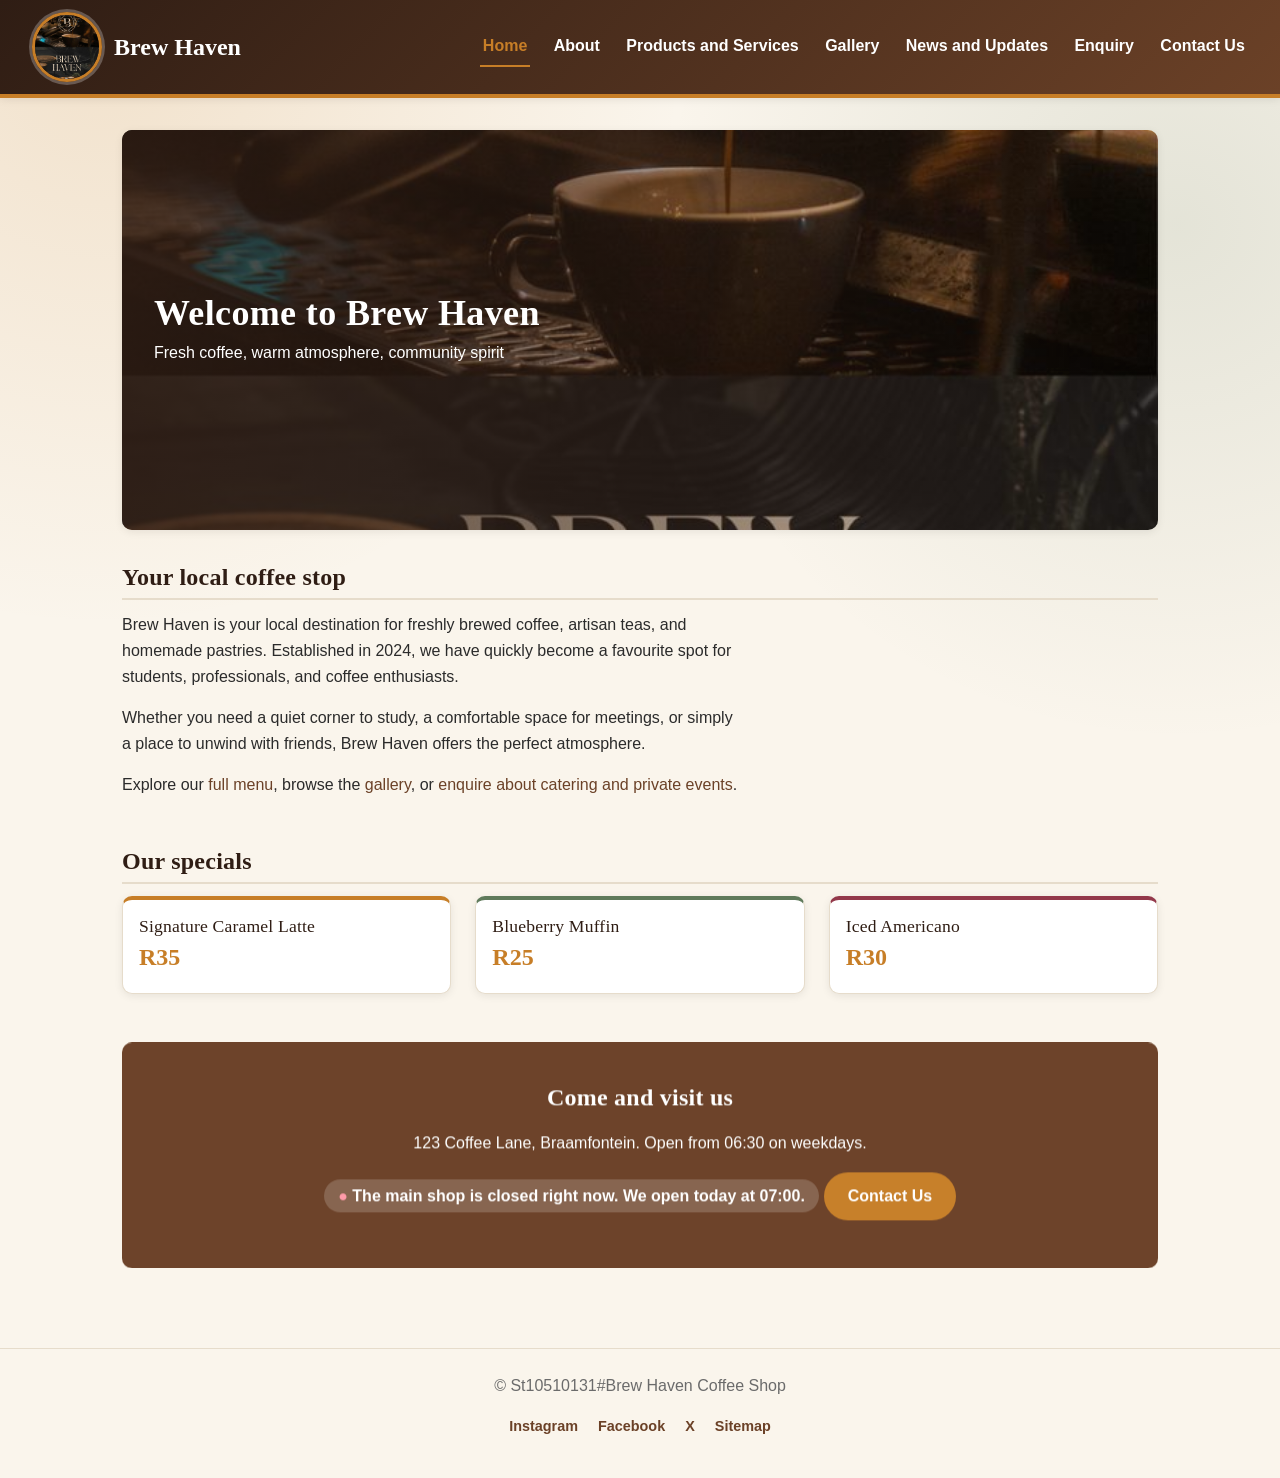
<file: index.html>
<!doctype html>
<html lang="en-ZA">
<head>
    <meta charset="utf-8">
    <title>Brew Haven Coffee Shop</title>
    <meta name="robots" content="noindex">
    <meta http-equiv="refresh" content="0; url=HomePage.html">
</head>
<body>
    <!-- Hosts such as GitHub Pages and Netlify open index.html first, so this sends visitors to the home page. -->
    <p><a href="HomePage.html">Go to the Brew Haven home page</a></p>
</body>
</html>
</file>
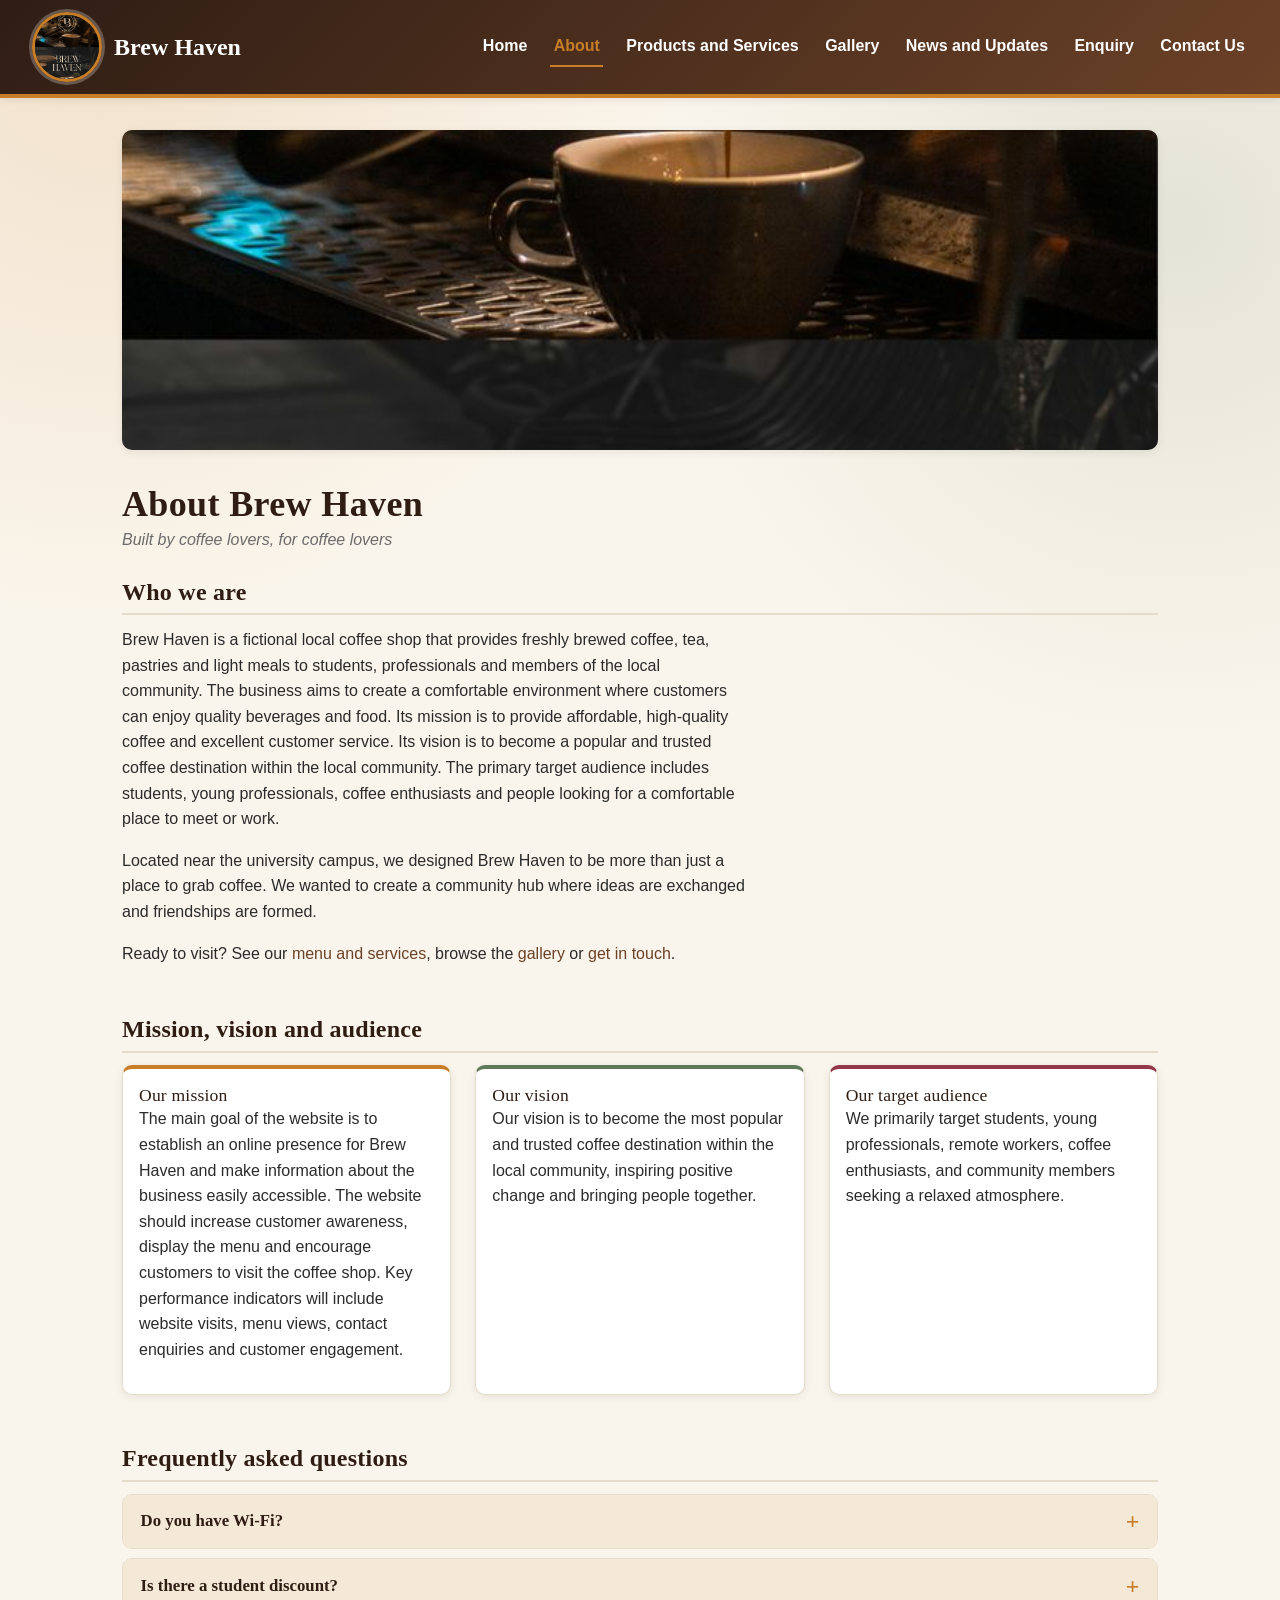
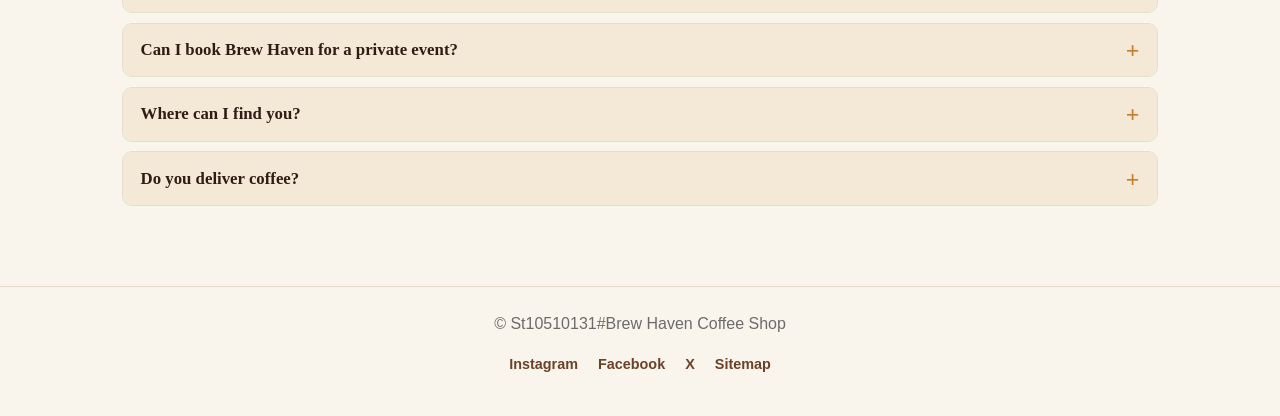
<file: about-us.html>
<!doctype html>
<html lang="en-ZA">
<head>
    <meta charset="utf-8">
    <meta name="viewport" content="width=device-width, initial-scale=1">
    <title>About Us | Brew Haven Coffee Shop Braamfontein</title>
    <meta name="description" content="Learn about Brew Haven's mission, vision and community spirit. A welcoming Braamfontein coffee shop for students, professionals and coffee lovers.">
    <meta name="keywords" content="coffee shop Braamfontein, coffee Johannesburg, student coffee shop, coffee catering Johannesburg, private event venue Braamfontein, coffee subscription South Africa, Brew Haven">
    <meta name="author" content="Brew Haven Coffee Shop">
    <meta name="robots" content="index, follow">
    <meta name="theme-color" content="#6b4127">
    <meta name="referrer" content="strict-origin-when-cross-origin">
    <meta property="og:type" content="website">
    <meta property="og:locale" content="en_ZA">
    <meta property="og:site_name" content="Brew Haven Coffee Shop">
    <meta property="og:title" content="About Us | Brew Haven Coffee Shop Braamfontein">
    <meta property="og:description" content="Learn about Brew Haven's mission, vision and community spirit. A welcoming Braamfontein coffee shop for students, professionals and coffee lovers.">
    <meta name="twitter:card" content="summary">
    <link rel="icon"
href="data:image/svg+xml,%3Csvg xmlns='http://www.w3.org/2000/svg' viewBox='0 0 100 100'%3E%3Ctext y='.9em' font-size='90'%3E☕%3C/text%3E%3C/svg%3E">
    <link rel="stylesheet" href="css/style.css">
    <script src="js/script.js" defer></script>
</head>
<body>
    <a class="skip-link" href="#main">Skip to main content</a>
    <header class="site-header">
        <div class="brand">
            <img class="logo" src="Images/brew-haven-coffee-shop-interior.jpg" alt="Brew Haven logo">
            <span class="brand-name">Brew Haven</span>
        </div>
        <nav class="site-nav" aria-label="Main navigation">
            <a href="HomePage.html">Home</a>
            <a href="about-us.html" class="active" aria-current="page">About</a>
            <a href="products-services.html">Products and Services</a>
            <a href="gallery.html">Gallery</a>
            <a href="news-updates.html">News and Updates</a>
            <a href="enquiry.html">Enquiry</a>
            <a href="contact-us.html">Contact Us</a>
        </nav>
    </header>

    <main class="site-main" id="main">
        <div class="hero">
            <img src="Images/brew-haven-coffee-shop-interior.jpg" alt="Inside Brew Haven coffee shop in Braamfontein, Johannesburg">
        </div>

        <h1 class="page-title">About Brew Haven</h1>
        <p class="tagline">Built by coffee lovers, for coffee lovers</p>

        <section>
            <h2>Who we are</h2>
            <p>Brew Haven is a fictional local coffee shop that provides freshly brewed coffee, tea, pastries and light meals to students, professionals and members of the local community. The business aims to create a comfortable environment where customers can enjoy quality beverages and food. Its mission is to provide affordable, high-quality coffee and excellent customer service. Its vision is to become a popular and trusted coffee destination within the local community. The primary target audience includes students, young professionals, coffee enthusiasts and people looking for a comfortable place to meet or work.</p>
            <p>Located near the university campus, we designed Brew Haven to be more than just a place to grab coffee. We wanted to create a community hub where ideas are exchanged and friendships are formed.</p>
            <p>Ready to visit? See our <a href="products-services.html">menu and services</a>, browse the <a href="gallery.html">gallery</a> or <a href="contact-us.html">get in touch</a>.</p>
        </section>

        <section>
            <h2>Mission, vision and audience</h2>
            <div class="card-grid">
                <div class="card">
                    <h3>Our mission</h3>
                    <p>The main goal of the website is to establish an online presence for Brew Haven and make information about the business easily accessible. The website should increase customer awareness, display the menu and encourage customers to visit the coffee shop. Key performance indicators will include website visits, menu views, contact enquiries and customer engagement.</p>
                </div>
                <div class="card">
                    <h3>Our vision</h3>
                    <p>Our vision is to become the most popular and trusted coffee destination within the local community, inspiring positive change and bringing people together.</p>
                </div>
                <div class="card">
                    <h3>Our target audience</h3>
                    <p>We primarily target students, young professionals, remote workers, coffee enthusiasts, and community members seeking a relaxed atmosphere.</p>
                </div>
            </div>
        </section>

        <section>
            <h2>Frequently asked questions</h2>
            <div class="accordion">
                <div class="accordion-item">
                    <h3><button type="button" class="accordion-trigger" id="faq-btn-1" aria-expanded="false" aria-controls="faq-1">Do you have Wi-Fi?</button></h3>
                    <div class="accordion-panel" id="faq-1" role="region" aria-labelledby="faq-btn-1" hidden><p>Yes. Free Wi-Fi is available at the main shop, and during exam season we stay open from 6:00 AM to 11:00 PM.</p></div>
                </div>
                <div class="accordion-item">
                    <h3><button type="button" class="accordion-trigger" id="faq-btn-2" aria-expanded="false" aria-controls="faq-2">Is there a student discount?</button></h3>
                    <div class="accordion-panel" id="faq-2" role="region" aria-labelledby="faq-btn-2" hidden><p>Yes. Students get 10% off all beverages with a valid student card.</p></div>
                </div>
                <div class="accordion-item">
                    <h3><button type="button" class="accordion-trigger" id="faq-btn-3" aria-expanded="false" aria-controls="faq-3">Can I book Brew Haven for a private event?</button></h3>
                    <div class="accordion-panel" id="faq-3" role="region" aria-labelledby="faq-btn-3" hidden><p>Yes. You can rent our space after hours for up to 40 people. Send us details on the <a href="enquiry.html">enquiry page</a> for an instant estimate.</p></div>
                </div>
                <div class="accordion-item">
                    <h3><button type="button" class="accordion-trigger" id="faq-btn-4" aria-expanded="false" aria-controls="faq-4">Where can I find you?</button></h3>
                    <div class="accordion-panel" id="faq-4" role="region" aria-labelledby="faq-btn-4" hidden><p>Our main shop is at 123 Coffee Lane, Braamfontein. Our campus kiosk is at Shop 12, University Square, 45 Jorissen Street, Braamfontein.</p></div>
                </div>
                <div class="accordion-item">
                    <h3><button type="button" class="accordion-trigger" id="faq-btn-5" aria-expanded="false" aria-controls="faq-5">Do you deliver coffee?</button></h3>
                    <div class="accordion-panel" id="faq-5" role="region" aria-labelledby="faq-btn-5" hidden><p>We offer monthly coffee subscriptions with fresh beans delivered to your door.</p></div>
                </div>
            </div>
        </section>

    </main>

    <footer class="site-footer">
        <p>&copy; St10510131#Brew Haven Coffee Shop</p>
        <p class="footer-links">
            <a href="https://www.instagram.com/" target="_blank" rel="noopener noreferrer">Instagram</a>
            <a href="https://www.facebook.com/" target="_blank" rel="noopener noreferrer">Facebook</a>
            <a href="https://x.com/" target="_blank" rel="noopener noreferrer">X</a>
            <a href="sitemap.xml">Sitemap</a>
        </p>
    </footer>
</body>
</html>
</file>
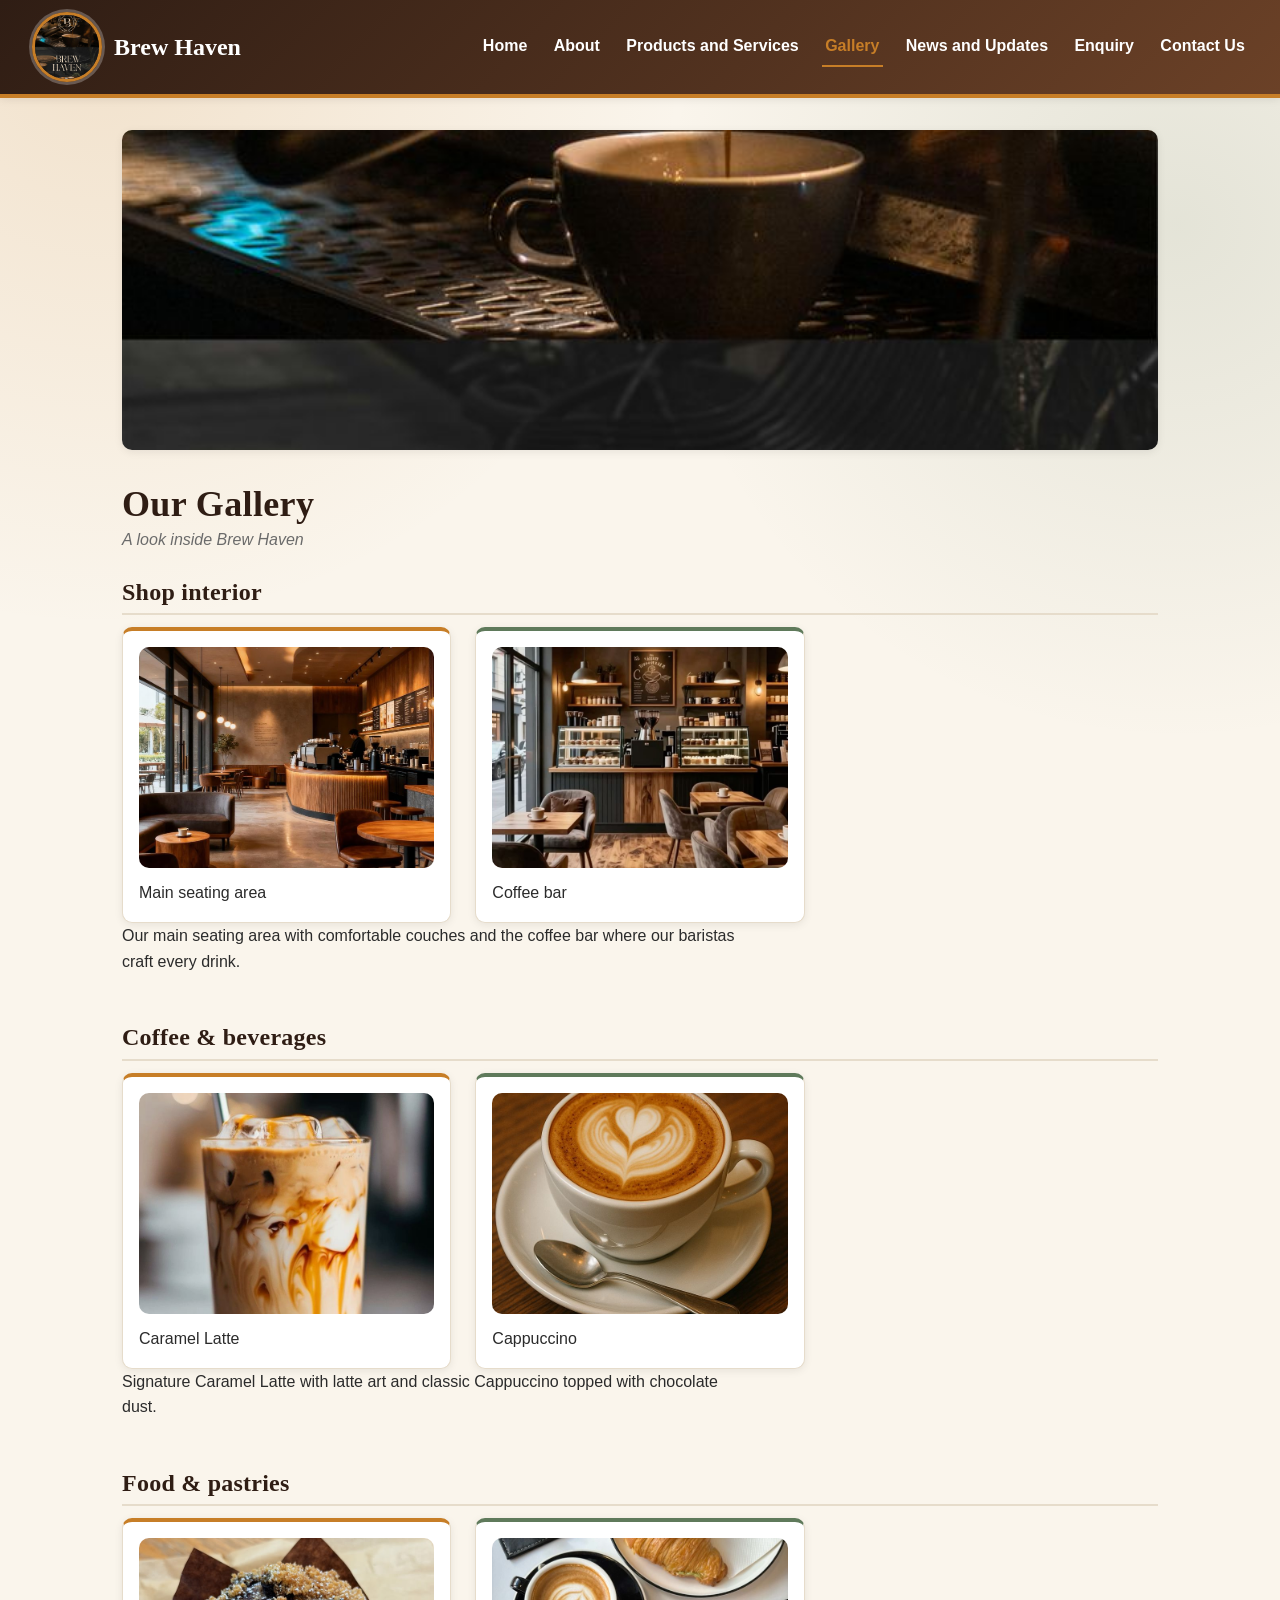
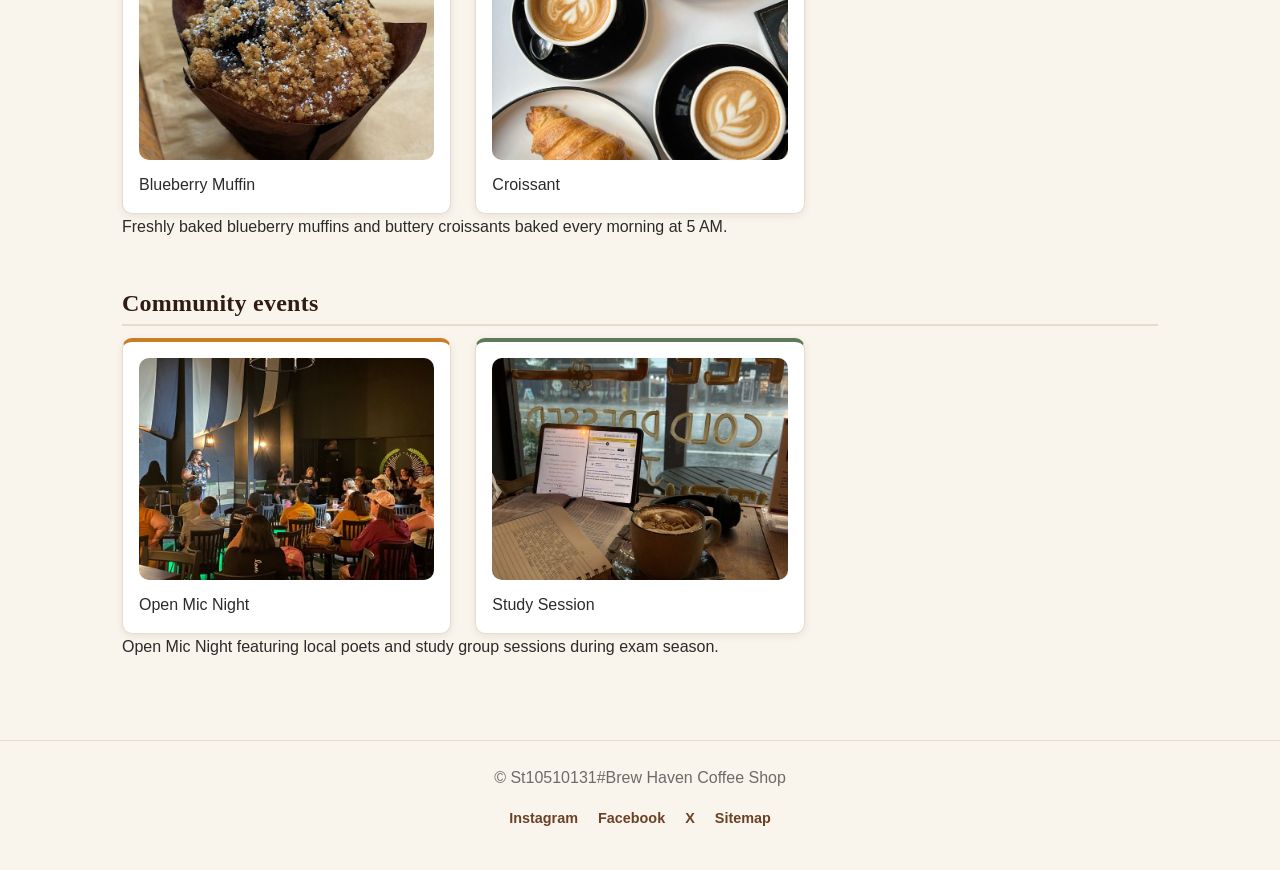
<file: gallery.html>
<!doctype html>
<html lang="en-ZA">
<head>
    <meta charset="utf-8">
    <meta name="viewport" content="width=device-width, initial-scale=1">
    <title>Gallery | Brew Haven Coffee Shop Braamfontein</title>
    <meta name="description" content="See inside Brew Haven: our cosy seating area, coffee bar, latte art, fresh pastries and community events like open mic night.">
    <meta name="keywords" content="coffee shop Braamfontein, coffee Johannesburg, student coffee shop, coffee catering Johannesburg, private event venue Braamfontein, coffee subscription South Africa, Brew Haven">
    <meta name="author" content="Brew Haven Coffee Shop">
    <meta name="robots" content="index, follow">
    <meta name="theme-color" content="#6b4127">
    <meta name="referrer" content="strict-origin-when-cross-origin">
    <meta property="og:type" content="website">
    <meta property="og:locale" content="en_ZA">
    <meta property="og:site_name" content="Brew Haven Coffee Shop">
    <meta property="og:title" content="Gallery | Brew Haven Coffee Shop Braamfontein">
    <meta property="og:description" content="See inside Brew Haven: our cosy seating area, coffee bar, latte art, fresh pastries and community events like open mic night.">
    <meta name="twitter:card" content="summary">
    <link rel="icon"
href="data:image/svg+xml,%3Csvg xmlns='http://www.w3.org/2000/svg' viewBox='0 0 100 100'%3E%3Ctext y='.9em' font-size='90'%3E☕%3C/text%3E%3C/svg%3E">
    <link rel="stylesheet" href="css/style.css">
    <script src="js/script.js" defer></script>
</head>
<body>
    <a class="skip-link" href="#main">Skip to main content</a>
    <header class="site-header">
        <div class="brand">
            <img class="logo" src="Images/brew-haven-coffee-shop-interior.jpg" alt="Brew Haven logo">
            <span class="brand-name">Brew Haven</span>
        </div>
        <nav class="site-nav" aria-label="Main navigation">
            <a href="HomePage.html">Home</a>
            <a href="about-us.html">About</a>
            <a href="products-services.html">Products and Services</a>
            <a href="gallery.html" class="active" aria-current="page">Gallery</a>
            <a href="news-updates.html">News and Updates</a>
            <a href="enquiry.html">Enquiry</a>
            <a href="contact-us.html">Contact Us</a>
        </nav>
    </header>

    <main class="site-main" id="main">
        <div class="hero">
            <img src="Images/brew-haven-coffee-shop-interior.jpg" alt="Inside Brew Haven coffee shop in Braamfontein, Johannesburg">
        </div>

        <h1 class="page-title">Our Gallery</h1>
        <p class="tagline">A look inside Brew Haven</p>

        <section>
            <h2>Shop interior</h2>
            <div class="gallery-grid">
                <figure class="card">
                    <img loading="lazy" decoding="async" src="Images/main-seating-area.jpg" alt="Comfortable couches and tables in the main seating area at Brew Haven">
                    <figcaption>Main seating area</figcaption>
                </figure>
                <figure class="card">
                    <img loading="lazy" decoding="async" src="Images/coffee-bar-baristas.jpg" alt="Baristas preparing drinks at the Brew Haven coffee bar">
                    <figcaption>Coffee bar</figcaption>
                </figure>
            </div>
            <p>Our main seating area with comfortable couches and the coffee bar where our baristas craft every drink.</p>
        </section>

        <section>
            <h2>Coffee &amp; beverages</h2>
            <div class="gallery-grid">
                <figure class="card">
                    <img loading="lazy" decoding="async" src="Images/caramel-latte.jpg" alt="Caramel latte with latte art in a cup">
                    <figcaption>Caramel Latte</figcaption>
                </figure>
                <figure class="card">
                    <img loading="lazy" decoding="async" src="Images/cappuccino-chocolate-dust.jpg" alt="Cappuccino topped with chocolate dust">
                    <figcaption>Cappuccino</figcaption>
                </figure>
            </div>
            <p>Signature Caramel Latte with latte art and classic Cappuccino topped with chocolate dust.</p>
        </section>

        <section>
            <h2>Food &amp; pastries</h2>
            <div class="gallery-grid">
                <figure class="card">
                    <img loading="lazy" decoding="async" src="Images/blueberry-muffin.jpg" alt="Freshly baked blueberry muffin">
                    <figcaption>Blueberry Muffin</figcaption>
                </figure>
                <figure class="card">
                    <img loading="lazy" decoding="async" src="Images/butter-croissant.jpg" alt="Buttery croissant baked fresh every morning">
                    <figcaption>Croissant</figcaption>
                </figure>
            </div>
            <p>Freshly baked blueberry muffins and buttery croissants baked every morning at 5 AM.</p>
        </section>

        <section>
            <h2>Community events</h2>
            <div class="gallery-grid">
                <figure class="card">
                    <img loading="lazy" decoding="async" src="Images/open-mic-night.jpg" alt="Local poets performing at open mic night at Brew Haven">
                    <figcaption>Open Mic Night</figcaption>
                </figure>
                <figure class="card">
                    <img loading="lazy" decoding="async" src="Images/study-session.jpg" alt="Students studying together at Brew Haven during exam season">
                    <figcaption>Study Session</figcaption>
                </figure>
            </div>
            <p>Open Mic Night featuring local poets and study group sessions during exam season.</p>
        </section>

    </main>

    <footer class="site-footer">
        <p>&copy; St10510131#Brew Haven Coffee Shop</p>
        <p class="footer-links">
            <a href="https://www.instagram.com/" target="_blank" rel="noopener noreferrer">Instagram</a>
            <a href="https://www.facebook.com/" target="_blank" rel="noopener noreferrer">Facebook</a>
            <a href="https://x.com/" target="_blank" rel="noopener noreferrer">X</a>
            <a href="sitemap.xml">Sitemap</a>
        </p>
    </footer>
</body>
</html>
</file>
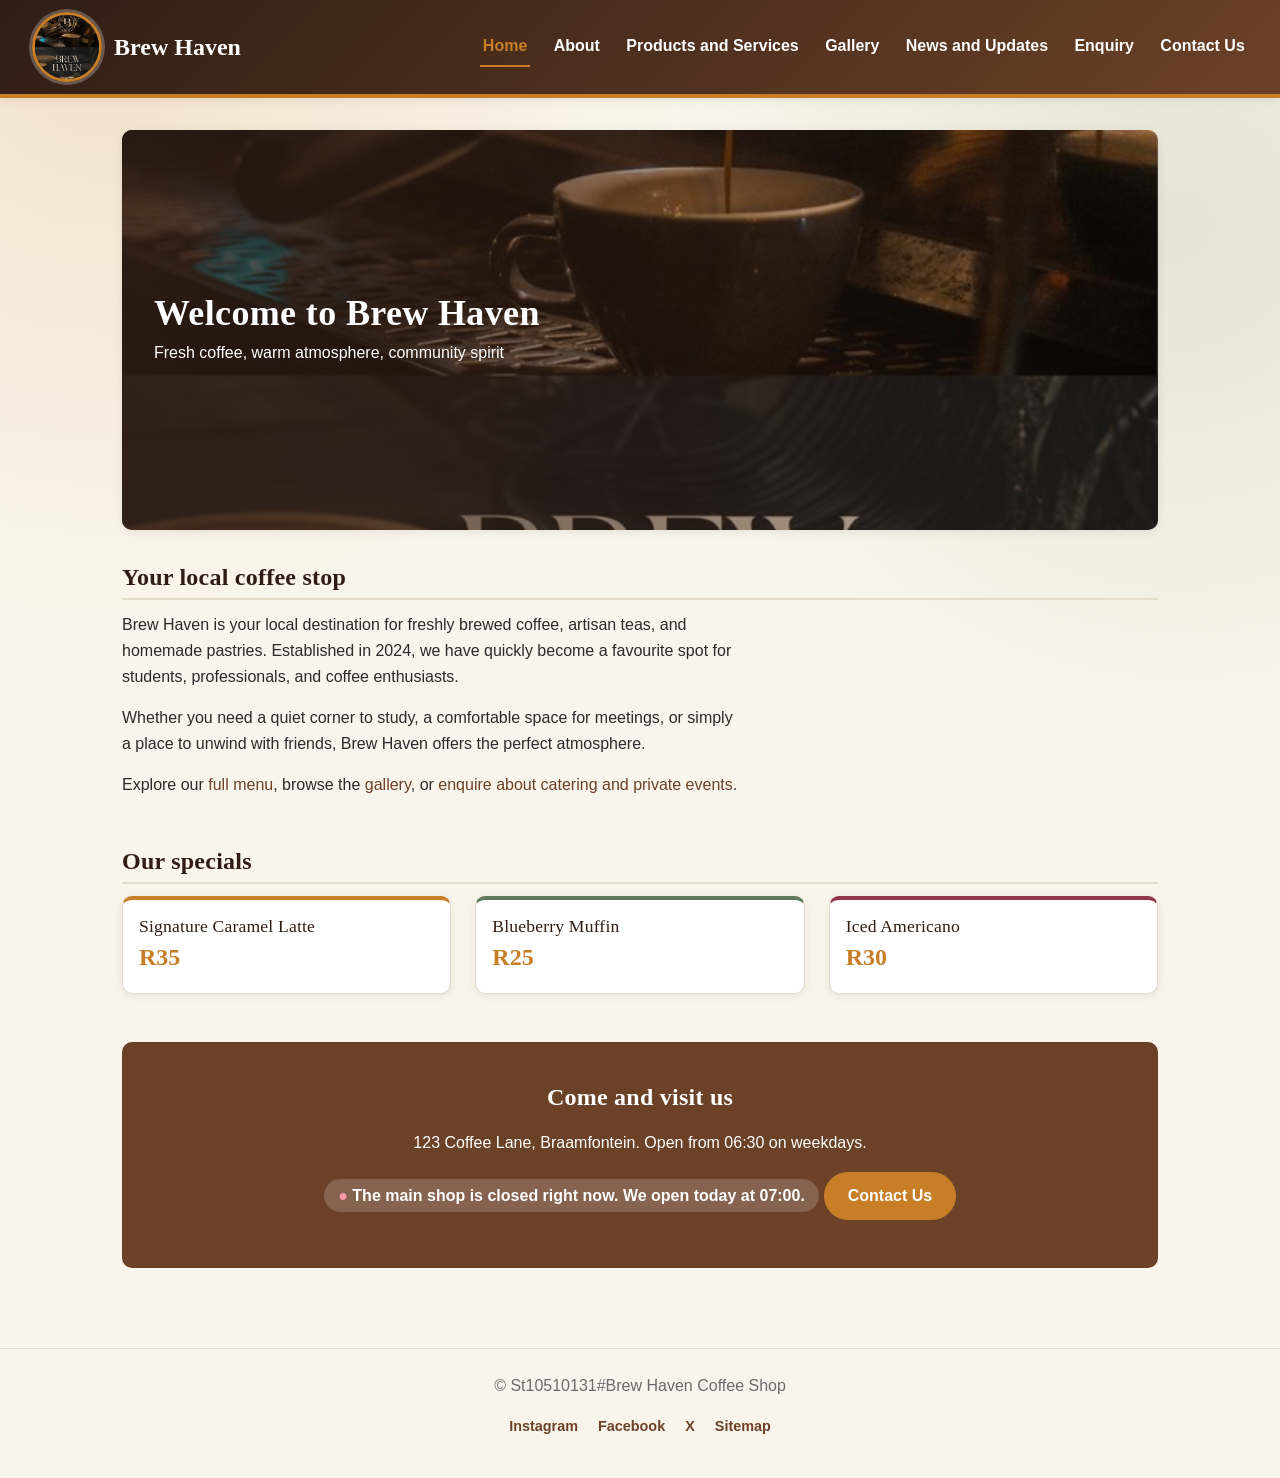
<file: HomePage.html>
<!doctype html>
<html lang="en-ZA">
<head>
    <meta charset="utf-8">
    <meta name="viewport" content="width=device-width, initial-scale=1">
    <title>Brew Haven Coffee Shop | Fresh Coffee in Braamfontein</title>
    <meta name="description" content="Brew Haven is a Braamfontein coffee shop serving freshly brewed coffee, tea, pastries and light meals near the university campus. Visit us today.">
    <meta name="keywords" content="coffee shop Braamfontein, coffee Johannesburg, student coffee shop, coffee catering Johannesburg, private event venue Braamfontein, coffee subscription South Africa, Brew Haven">
    <meta name="author" content="Brew Haven Coffee Shop">
    <meta name="robots" content="index, follow">
    <meta name="theme-color" content="#6b4127">
    <meta name="referrer" content="strict-origin-when-cross-origin">
    <meta property="og:type" content="website">
    <meta property="og:locale" content="en_ZA">
    <meta property="og:site_name" content="Brew Haven Coffee Shop">
    <meta property="og:title" content="Brew Haven Coffee Shop | Fresh Coffee in Braamfontein">
    <meta property="og:description" content="Brew Haven is a Braamfontein coffee shop serving freshly brewed coffee, tea, pastries and light meals near the university campus. Visit us today.">
    <meta name="twitter:card" content="summary">
    <link rel="icon"
href="data:image/svg+xml,%3Csvg xmlns='http://www.w3.org/2000/svg' viewBox='0 0 100 100'%3E%3Ctext y='.9em' font-size='90'%3E☕%3C/text%3E%3C/svg%3E">
    <link rel="stylesheet" href="css/style.css">
    <script type="application/ld+json">
    {
      "@context": "https://schema.org",
      "@type": "CafeOrCoffeeShop",
      "name": "Brew Haven Coffee Shop",
      "description": "Local coffee shop serving freshly brewed coffee, tea, pastries and light meals near the university campus in Braamfontein.",
      "telephone": "+27111234567",
      "email": "rendzorikhotso16@gmail.com",
      "priceRange": "R20-R50",
      "servesCuisine": "Coffee, tea, pastries and light meals",
      "address": {
        "@type": "PostalAddress",
        "streetAddress": "123 Coffee Lane",
        "addressLocality": "Braamfontein",
        "addressRegion": "Gauteng",
        "postalCode": "2000",
        "addressCountry": "ZA"
      },
      "openingHoursSpecification": [
        { "@type": "OpeningHoursSpecification", "dayOfWeek": ["Monday", "Tuesday", "Wednesday", "Thursday", "Friday"], "opens": "06:30", "closes": "20:00" },
        { "@type": "OpeningHoursSpecification", "dayOfWeek": "Saturday", "opens": "07:00", "closes": "21:00" },
        { "@type": "OpeningHoursSpecification", "dayOfWeek": "Sunday", "opens": "08:00", "closes": "18:00" }
      ]
    }
    </script>
    <script src="js/script.js" defer></script>
</head>
<body>
    <a class="skip-link" href="#main">Skip to main content</a>
    <header class="site-header">
        <div class="brand">
            <img class="logo" src="Images/brew-haven-coffee-shop-interior.jpg" alt="Brew Haven logo">
            <span class="brand-name">Brew Haven</span>
        </div>
        <nav class="site-nav" aria-label="Main navigation">
            <a href="HomePage.html" class="active" aria-current="page">Home</a>
            <a href="about-us.html">About</a>
            <a href="products-services.html">Products and Services</a>
            <a href="gallery.html">Gallery</a>
            <a href="news-updates.html">News and Updates</a>
            <a href="enquiry.html">Enquiry</a>
            <a href="contact-us.html">Contact Us</a>
        </nav>
    </header>

    <main class="site-main" id="main">
        <div class="hero hero--home">
            <img fetchpriority="high" src="Images/brew-haven-coffee-shop-interior.jpg" alt="Inside Brew Haven coffee shop in Braamfontein, Johannesburg">
            <div class="hero-text">
                <h1>Welcome to Brew Haven</h1>
                <p>Fresh coffee, warm atmosphere, community spirit</p>
            </div>
        </div>

        <section>
            <h2>Your local coffee stop</h2>
            <p>Brew Haven is your local destination for freshly brewed coffee, artisan teas, and homemade pastries. Established in 2024, we have quickly become a favourite spot for students, professionals, and coffee enthusiasts.</p>
            <p>Whether you need a quiet corner to study, a comfortable space for meetings, or simply a place to unwind with friends, Brew Haven offers the perfect atmosphere.</p>
            <p>Explore our <a href="products-services.html">full menu</a>, browse the <a href="gallery.html">gallery</a>, or <a href="enquiry.html">enquire about catering and private events</a>.</p>
        </section>

        <section>
            <h2>Our specials</h2>
            <div class="card-grid">
                <div class="card">
                    <h3>Signature Caramel Latte</h3>
                    <span class="price">R35</span>
                </div>
                <div class="card">
                    <h3>Blueberry Muffin</h3>
                    <span class="price">R25</span>
                </div>
                <div class="card">
                    <h3>Iced Americano</h3>
                    <span class="price">R30</span>
                </div>
            </div>
        </section>

        <section class="cta-section">
            <h2>Come and visit us</h2>
            <p>123 Coffee Lane, Braamfontein. Open from 06:30 on weekdays.</p>
            <p id="open-status" class="open-status" aria-live="polite"></p>
            <a class="btn" href="contact-us.html">Contact Us</a>
        </section>

    </main>

    <footer class="site-footer">
        <p>&copy; St10510131#Brew Haven Coffee Shop</p>
        <p class="footer-links">
            <a href="https://www.instagram.com/" target="_blank" rel="noopener noreferrer">Instagram</a>
            <a href="https://www.facebook.com/" target="_blank" rel="noopener noreferrer">Facebook</a>
            <a href="https://x.com/" target="_blank" rel="noopener noreferrer">X</a>
            <a href="sitemap.xml">Sitemap</a>
        </p>
    </footer>
</body>
</html>
</file>
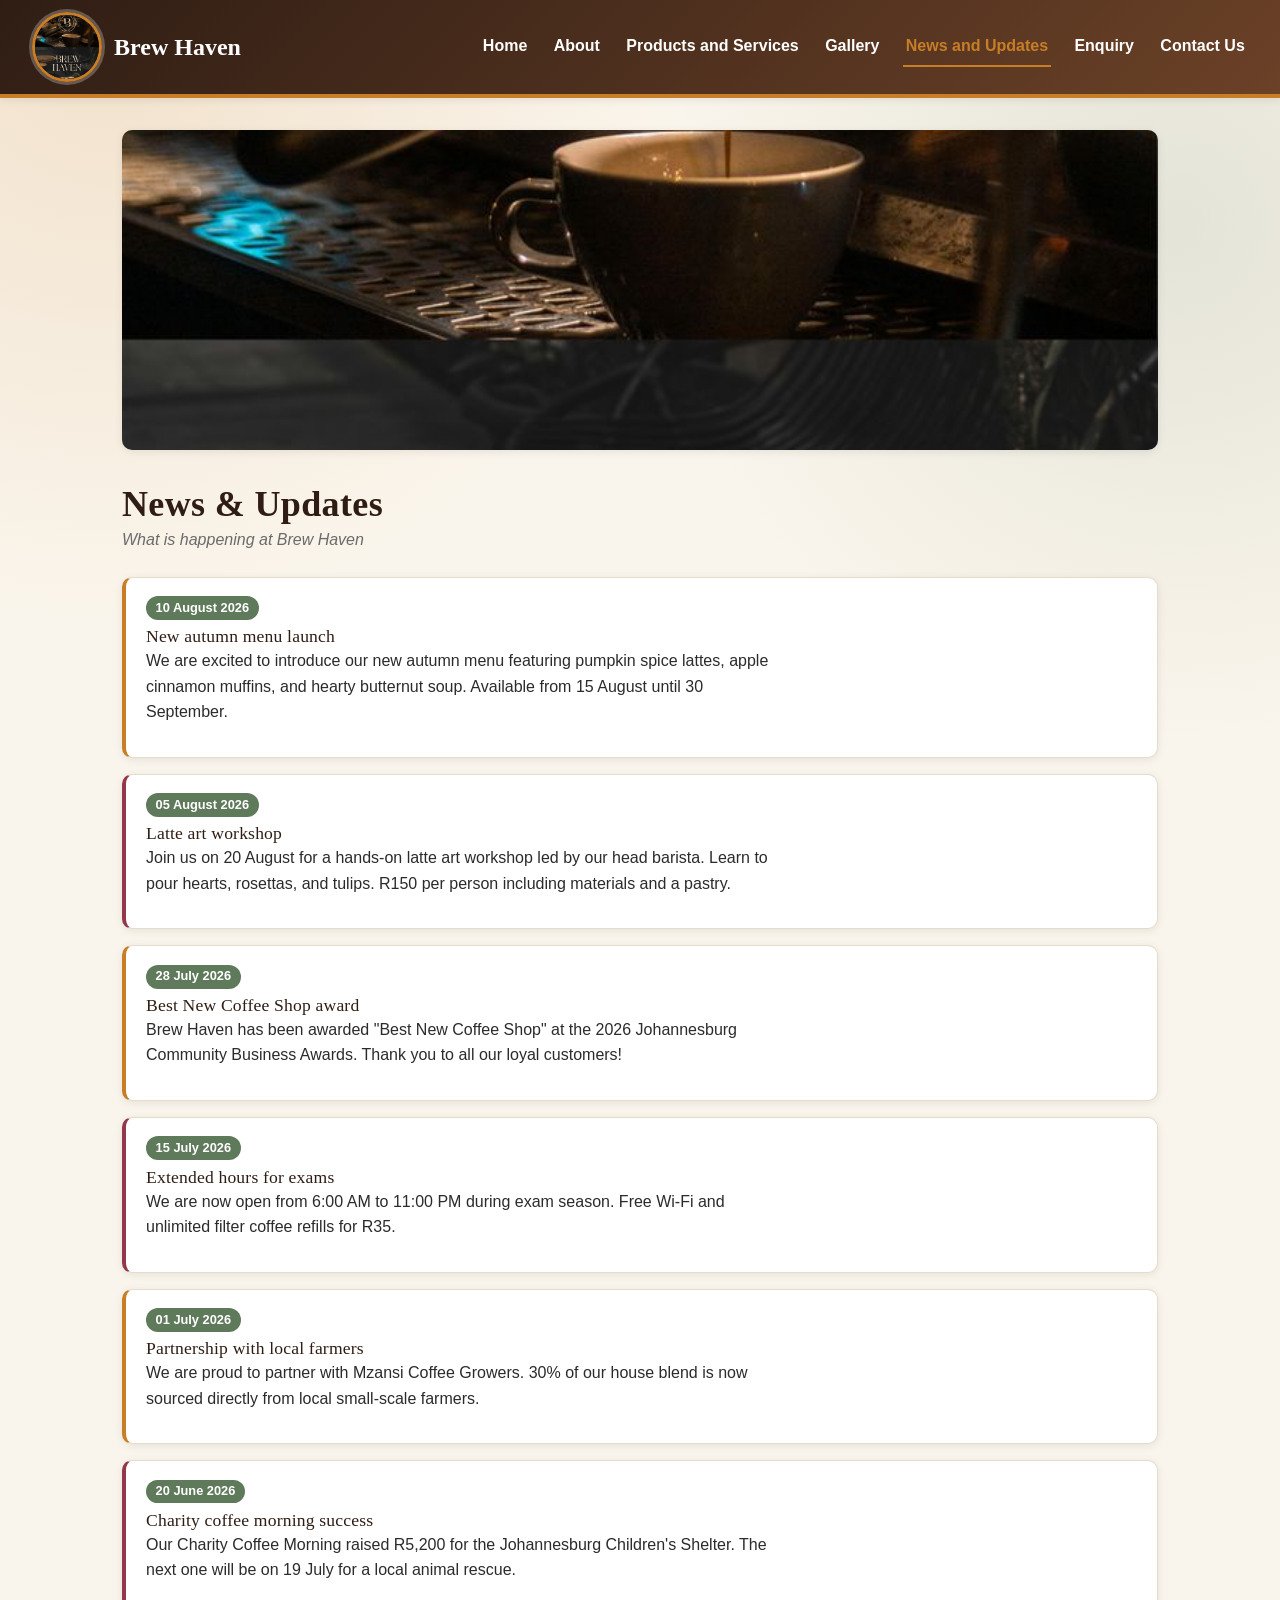
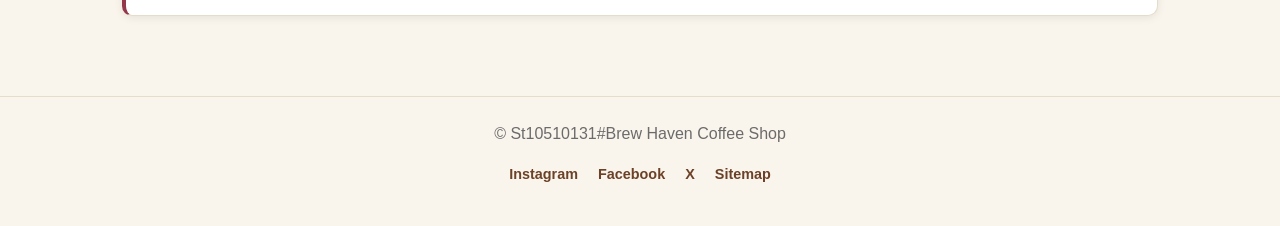
<file: news-updates.html>
<!doctype html>
<html lang="en-ZA">
<head>
    <meta charset="utf-8">
    <meta name="viewport" content="width=device-width, initial-scale=1">
    <title>News &amp; Updates | Brew Haven Coffee Shop</title>
    <meta name="description" content="Latest Brew Haven news: new autumn menu, latte art workshop, community awards, extended exam hours and charity coffee mornings.">
    <meta name="keywords" content="coffee shop Braamfontein, coffee Johannesburg, student coffee shop, coffee catering Johannesburg, private event venue Braamfontein, coffee subscription South Africa, Brew Haven">
    <meta name="author" content="Brew Haven Coffee Shop">
    <meta name="robots" content="index, follow">
    <meta name="theme-color" content="#6b4127">
    <meta name="referrer" content="strict-origin-when-cross-origin">
    <meta property="og:type" content="website">
    <meta property="og:locale" content="en_ZA">
    <meta property="og:site_name" content="Brew Haven Coffee Shop">
    <meta property="og:title" content="News &amp; Updates | Brew Haven Coffee Shop">
    <meta property="og:description" content="Latest Brew Haven news: new autumn menu, latte art workshop, community awards, extended exam hours and charity coffee mornings.">
    <meta name="twitter:card" content="summary">
    <link rel="icon"
href="data:image/svg+xml,%3Csvg xmlns='http://www.w3.org/2000/svg' viewBox='0 0 100 100'%3E%3Ctext y='.9em' font-size='90'%3E☕%3C/text%3E%3C/svg%3E">
    <link rel="stylesheet" href="css/style.css">
    <script src="js/script.js" defer></script>
</head>
<body>
    <a class="skip-link" href="#main">Skip to main content</a>
    <header class="site-header">
        <div class="brand">
            <img class="logo" src="Images/brew-haven-coffee-shop-interior.jpg" alt="Brew Haven logo">
            <span class="brand-name">Brew Haven</span>
        </div>
        <nav class="site-nav" aria-label="Main navigation">
            <a href="HomePage.html">Home</a>
            <a href="about-us.html">About</a>
            <a href="products-services.html">Products and Services</a>
            <a href="gallery.html">Gallery</a>
            <a href="news-updates.html" class="active" aria-current="page">News and Updates</a>
            <a href="enquiry.html">Enquiry</a>
            <a href="contact-us.html">Contact Us</a>
        </nav>
    </header>

    <main class="site-main" id="main">
        <div class="hero">
            <img src="Images/brew-haven-coffee-shop-interior.jpg" alt="Inside Brew Haven coffee shop in Braamfontein, Johannesburg">
        </div>

        <h1 class="page-title">News &amp; Updates</h1>
        <p class="tagline">What is happening at Brew Haven</p>

        <section>
            <article class="news-item">
                <time datetime="2026-08-10">10 August 2026</time>
                <h3>New autumn menu launch</h3>
                <p>We are excited to introduce our new autumn menu featuring pumpkin spice lattes, apple cinnamon muffins, and hearty butternut soup. Available from 15 August until 30 September.</p>
            </article>
            <article class="news-item">
                <time datetime="2026-08-05">05 August 2026</time>
                <h3>Latte art workshop</h3>
                <p>Join us on 20 August for a hands-on latte art workshop led by our head barista. Learn to pour hearts, rosettas, and tulips. R150 per person including materials and a pastry.</p>
            </article>
            <article class="news-item">
                <time datetime="2026-07-28">28 July 2026</time>
                <h3>Best New Coffee Shop award</h3>
                <p>Brew Haven has been awarded "Best New Coffee Shop" at the 2026 Johannesburg Community Business Awards. Thank you to all our loyal customers!</p>
            </article>
            <article class="news-item">
                <time datetime="2026-07-15">15 July 2026</time>
                <h3>Extended hours for exams</h3>
                <p>We are now open from 6:00 AM to 11:00 PM during exam season. Free Wi-Fi and unlimited filter coffee refills for R35.</p>
            </article>
            <article class="news-item">
                <time datetime="2026-07-01">01 July 2026</time>
                <h3>Partnership with local farmers</h3>
                <p>We are proud to partner with Mzansi Coffee Growers. 30% of our house blend is now sourced directly from local small-scale farmers.</p>
            </article>
            <article class="news-item">
                <time datetime="2026-06-20">20 June 2026</time>
                <h3>Charity coffee morning success</h3>
                <p>Our Charity Coffee Morning raised R5,200 for the Johannesburg Children's Shelter. The next one will be on 19 July for a local animal rescue.</p>
            </article>
        </section>

    </main>

    <footer class="site-footer">
        <p>&copy; St10510131#Brew Haven Coffee Shop</p>
        <p class="footer-links">
            <a href="https://www.instagram.com/" target="_blank" rel="noopener noreferrer">Instagram</a>
            <a href="https://www.facebook.com/" target="_blank" rel="noopener noreferrer">Facebook</a>
            <a href="https://x.com/" target="_blank" rel="noopener noreferrer">X</a>
            <a href="sitemap.xml">Sitemap</a>
        </p>
    </footer>
</body>
</html>
</file>
<file: css/style.css>
/* =========================================================
   Brew Haven Coffee Shop — style.css
   Naming convention: kebab-case classes
   ========================================================= */

/* ---------- 2.2 CSS Reset / Base Style ---------- */
*,
*::before,
*::after {
  box-sizing: border-box;
  margin: 0;
  padding: 0;
}

:root {
  --color-primary: #6b4127;
  --color-primary-dark: #2f1d14;
  --color-accent: #c77e27;
  --color-accent-soft: #5f7a5b;
  --color-accent-deep: #93384a;
  --color-bg: #faf5ec;
  --color-surface: #ffffff;
  --color-surface-alt: #f4e8d6;
  --color-text: #2b2b2b;
  --color-text-muted: #6b6b6b;
  --color-border: #e6dccb;

  --font-base: 'Segoe UI', Tahoma, Geneva, Verdana, sans-serif;
  --font-heading: Georgia, 'Times New Roman', serif;

  --radius: 10px;
  --shadow-soft: 0 2px 8px rgba(0, 0, 0, 0.08);
  --shadow-hover: 0 6px 16px rgba(0, 0, 0, 0.14);

  --gap: 1.5rem;
}

html {
  scroll-behavior: smooth;
}

body {
  font-family: var(--font-base);
  font-size: 1rem;
  line-height: 1.6;
  color: var(--color-text);
  background-color: var(--color-bg);
  background-image:
    radial-gradient(circle at 8% 5%, rgba(199, 126, 39, 0.16), transparent 40%),
    radial-gradient(circle at 92% 25%, rgba(95, 122, 91, 0.14), transparent 38%);
  background-attachment: fixed;
}

img {
  max-width: 100%;
  height: auto;
  display: block;
}

a {
  color: var(--color-primary);
  text-decoration: none;
}

/* ---------- 2.3 Typography ---------- */
h1, h2, h3 {
  font-family: var(--font-heading);
  color: var(--color-primary-dark);
  line-height: 1.25;
  letter-spacing: 0.01em;
}

h1 {
  font-size: 2.25rem;
  font-weight: 700;
}

h2 {
  font-size: 1.5rem;
  font-weight: 600;
  margin-bottom: 0.75rem;
  border-bottom: 2px solid var(--color-border);
  padding-bottom: 0.4rem;
}

h3 {
  font-size: 1.1rem;
  font-weight: 500;
}

.page-title {
  margin-top: 0.5rem;
}

.tagline {
  color: var(--color-text-muted);
  font-weight: 400;
  font-style: italic;
  margin-bottom: 1.5rem;
}

p {
  margin-bottom: 1rem;
  max-width: 70ch;
}

/* ---------- 2.4 Layout Structure ---------- */
.site-header {
  display: flex;
  align-items: center;
  justify-content: space-between;
  flex-wrap: wrap;
  gap: 1rem;
  padding: 0.75rem 2rem;
  background: linear-gradient(135deg, var(--color-primary-dark), var(--color-primary));
  border-bottom: 4px solid var(--color-accent);
  position: sticky;
  top: 0;
  z-index: 10;
  box-shadow: var(--shadow-soft);
}



.brand {
  display: flex;
  align-items: center;
  gap: 0.75rem;
}

.logo {
  width: 70px;
  height: 70px;
  object-fit: cover;
  border-radius: 50%;
  border: 3px solid var(--color-accent);
  box-shadow: 0 0 0 3px rgba(255, 255, 255, 0.25);
}

.brand-name {
  font-family: var(--font-heading);
  font-size: 1.5rem;
  font-weight: 700;
  color: #fff;
}

.site-nav {
  display: flex;
  flex-wrap: wrap;
  gap: 1.25rem;
}

.site-nav a {
  font-weight: 600;
  color: #fff;
  padding: 0.4rem 0.2rem;
  border-bottom: 2px solid transparent;
  transition: color 0.2s ease, border-color 0.2s ease;
}

.site-main {
  max-width: 1100px;
  margin: 0 auto;
  padding: 2rem;
}

section {
  margin-bottom: 3rem;
}

.card-grid,
.gallery-grid,
.location-grid {
  display: grid;
  grid-template-columns: repeat(3, 1fr);
  gap: var(--gap);
}

.location-grid {
  grid-template-columns: repeat(2, 1fr);
}

.image-gallery {
  display: flex;
  gap: 0.75rem;
}

.image-gallery img {
  flex: 1;
  border-radius: var(--radius);
}

/* Banner photograph at the top of every page */
.hero {
  position: relative;
  border-radius: var(--radius);
  overflow: hidden;
  margin-bottom: 2rem;
  box-shadow: var(--shadow-soft);
}

.hero img {
  width: 100%;
  height: clamp(180px, 30vw, 320px);
  object-fit: cover;
  object-position: center 45%;
}

/* Taller banner on the home page */
.hero--home img {
  height: clamp(240px, 38vw, 400px);
}

.hero-text {
  position: absolute;
  inset: 0;
  display: flex;
  flex-direction: column;
  justify-content: center;
  padding: 0 2rem;
  background: linear-gradient(to right, rgba(47, 29, 20, 0.85), rgba(47, 29, 20, 0.15));
}

.hero-text h1,
.hero-text p {
  color: #fff;
  margin-bottom: 0.25rem;
}

.cta-section {
  text-align: center;
  background-color: var(--color-primary);
  color: #fff;
  padding: 2.5rem 1.5rem;
  border-radius: var(--radius);
}

.cta-section h2,
.cta-section p {
  color: #fff;
  border-bottom: none;
}

.cta-section p {
  margin-left: auto;
  margin-right: auto;
}

.site-footer {
  text-align: center;
  padding: 1.5rem;
  color: var(--color-text-muted);
  border-top: 1px solid var(--color-border);
}

/* ---------- 2.5 Visual Styles / Decoration ---------- */
.card {
  background-color: var(--color-surface);
  border: 1px solid var(--color-border);
  border-top: 4px solid var(--color-accent);
  border-radius: var(--radius);
  box-shadow: var(--shadow-soft);
  padding: 1rem;
  transition: transform 0.2s ease, box-shadow 0.2s ease;
}

.card img {
  border-radius: var(--radius);
  margin-bottom: 0.75rem;
  width: 100%;
  aspect-ratio: 4 / 3;
  object-fit: cover;
}

.card:hover {
  transform: translateY(-4px);
  box-shadow: var(--shadow-hover);
}

/* Alternating accent colours across a grid of cards */
.card:nth-child(3n + 2) {
  border-top-color: var(--color-accent-soft);
}

.card:nth-child(3n) {
  border-top-color: var(--color-accent-deep);
}

.card .price {
  display: block;
  font-family: var(--font-heading);
  font-size: 1.5rem;
  font-weight: 700;
  color: var(--color-accent);
}

/* Menu lists with a dotted leader between item and price */
.menu-list {
  list-style: none;
}

.menu-list li {
  display: flex;
  align-items: baseline;
  gap: 0.5rem;
  padding: 0.4rem 0;
  border-bottom: 1px dotted var(--color-border);
}

.menu-list li:last-child {
  border-bottom: none;
}

.menu-list .price {
  margin-left: auto;
  font-weight: 700;
  font-size: 0.85rem;
  color: #fff;
  background-color: var(--color-primary);
  border-radius: 999px;
  padding: 0.1rem 0.6rem;
}

.menu-board {
  width: 100%;
  max-width: 460px;
  aspect-ratio: 1 / 1;
  object-fit: contain;
  background-color: var(--color-surface-alt);
  margin: 0 auto 1.5rem;
  padding: 0.5rem;
  border: 4px solid var(--color-primary);
  border-radius: var(--radius);
}

/* News entries */
.news-item {
  background-color: var(--color-surface);
  border: 1px solid var(--color-border);
  border-left: 4px solid var(--color-accent);
  border-radius: var(--radius);
  box-shadow: var(--shadow-soft);
  padding: 1rem 1.25rem;
  margin-bottom: 1rem;
}

.news-item:nth-child(even) {
  border-left-color: var(--color-accent-deep);
}

.news-item time {
  display: inline-block;
  font-size: 0.8rem;
  font-weight: 700;
  color: #fff;
  background-color: var(--color-accent-soft);
  border-radius: 999px;
  padding: 0.1rem 0.6rem;
  margin-bottom: 0.4rem;
}

/* Contact details list */
.contact-details {
  list-style: none;
}

.contact-details li {
  padding: 0.35rem 0;
  border-bottom: 1px dashed var(--color-border);
}

.contact-details span {
  font-weight: 600;
  color: var(--color-primary);
  display: inline-block;
  min-width: 5.5rem;
}

/* Operating hours table */
.hours {
  width: 100%;
  border-collapse: collapse;
  background-color: var(--color-surface);
  border: 1px solid var(--color-border);
  border-radius: var(--radius);
  overflow: hidden;
}

.hours caption {
  text-align: left;
  font-family: var(--font-heading);
  font-size: 1.3rem;
  font-weight: 600;
  color: var(--color-primary-dark);
  padding-bottom: 0.5rem;
}

.hours th,
.hours td {
  text-align: left;
  padding: 0.7rem 0.75rem;
  border-bottom: 1px solid var(--color-border);
}

.hours thead th {
  background-color: var(--color-primary);
  color: #fff;
}

.hours tbody tr:nth-child(even) {
  background-color: var(--color-surface-alt);
}

.btn {
  display: inline-block;
  background-color: var(--color-accent);
  color: #fff;
  font-weight: 600;
  padding: 0.7rem 1.5rem;
  border: none;
  border-radius: 999px;
  cursor: pointer;
  transition: background-color 0.2s ease, transform 0.15s ease;
}

/* Pseudo-classes: interactive states */
.site-nav a:hover,
.site-nav a:focus {
  color: var(--color-accent);
  border-bottom-color: var(--color-accent);
}

.site-nav a:active {
  color: var(--color-accent-deep);
}

.site-nav a.active {
  color: var(--color-accent);
  border-bottom-color: var(--color-accent);
}

.menu-list li:hover {
  background-color: var(--color-surface-alt);
}

.news-item:hover {
  box-shadow: var(--shadow-hover);
}

.hours tbody tr:hover {
  background-color: rgba(199, 126, 39, 0.18);
}

.btn:hover {
  background-color: var(--color-primary);
}

.btn:focus {
  outline: 3px solid var(--color-accent);
  outline-offset: 2px;
}

.btn:active {
  transform: scale(0.97);
}

/* ---------- Contact form ---------- */
.contact-form {
  display: flex;
  flex-direction: column;
  gap: 0.5rem;
  max-width: 500px;
  background-color: var(--color-surface);
  border: 1px solid var(--color-border);
  border-radius: var(--radius);
  padding: 1.5rem;
  box-shadow: var(--shadow-soft);
}

.contact-form label {
  font-weight: 600;
  margin-top: 0.5rem;
}

.contact-form input,
.contact-form select,
.contact-form textarea {
  font-family: var(--font-base);
  font-size: 1rem;
  padding: 0.6rem;
  border: 1px solid var(--color-border);
  border-radius: 6px;
  transition: border-color 0.2s ease, box-shadow 0.2s ease;
}

.contact-form input:focus,
.contact-form select:focus,
.contact-form textarea:focus {
  outline: none;
  border-color: var(--color-primary);
  box-shadow: 0 0 0 3px rgba(107, 65, 39, 0.15);
}

.contact-form textarea {
  resize: vertical;
  min-height: 130px;
}

.contact-form .btn {
  align-self: flex-start;
  margin-top: 0.75rem;
}

iframe {
  width: 100%;
  max-width: 500px;
  border: 1px solid var(--color-border);
  border-radius: var(--radius);
}

/* =========================================================
   3. RESPONSIVE DESIGN
   Breakpoints: Desktop (default, >1024px), Tablet (≤1024px),
   Mobile (≤600px)
   ========================================================= */

/* ---------- Tablet ---------- */
@media (max-width: 1024px) {
  .site-main {
    padding: 1.5rem;
  }

  .card-grid,
  .gallery-grid,
  .location-grid {
    grid-template-columns: repeat(2, 1fr);
  }

  h1 {
    font-size: 1.9rem;
  }

  h2 {
    font-size: 1.3rem;
  }
}

/* ---------- Mobile ---------- */
@media (max-width: 600px) {
  .site-header {
    flex-direction: column;
    align-items: flex-start;
    padding: 0.75rem 1rem;
  }

  .site-nav {
    flex-direction: column;
    gap: 0.5rem;
    width: 100%;
  }

  .site-nav a {
    width: 100%;
    padding: 0.5rem 0;
    border-bottom: 1px solid var(--color-border);
  }

  .logo {
    width: 50px;
    height: 50px;
  }

  .brand-name {
    font-size: 1.25rem;
  }

  .site-main {
    padding: 1rem;
  }

  .card-grid,
  .gallery-grid,
  .location-grid {
    grid-template-columns: 1fr;
  }

  .image-gallery {
    flex-direction: column;
  }

  .hero img {
    height: 170px;
  }

  .hero-text {
    padding: 0 1rem;
    background: rgba(47, 29, 20, 0.7);
  }

  .hero-text p {
    display: none;
  }

  h1 {
    font-size: 1.5rem;
  }

  h2 {
    font-size: 1.15rem;
  }

  h3 {
    font-size: 1rem;
  }

  p {
    font-size: 0.95rem;
  }

  .cta-section {
    padding: 1.5rem 1rem;
  }

  .contact-form {
    padding: 1rem;
  }

  iframe {
    height: 200px;
  }
}

/* =========================================================
   4. JAVASCRIPT-POWERED COMPONENTS
   Styles for features added by js/script.js
   ========================================================= */

/* ---------- Mobile nav toggle button ---------- */
.nav-toggle {
  display: none;
  flex-direction: column;
  justify-content: center;
  gap: 5px;
  width: 34px;
  height: 34px;
  padding: 0;
  background: none;
  border: none;
  cursor: pointer;
}

.nav-toggle span {
  display: block;
  width: 100%;
  height: 3px;
  background-color: #fff;
  border-radius: 2px;
  transition: transform 0.2s ease, opacity 0.2s ease;
}

.nav-toggle.is-active span:nth-child(1) {
  transform: translateY(8px) rotate(45deg);
}

.nav-toggle.is-active span:nth-child(2) {
  opacity: 0;
}

.nav-toggle.is-active span:nth-child(3) {
  transform: translateY(-8px) rotate(-45deg);
}

@media (max-width: 600px) {
  .nav-toggle {
    display: flex;
  }

  .site-nav {
    display: none;
    width: 100%;
    order: 3;
  }

  .site-nav.nav-open {
    display: flex;
  }
}

/* ---------- Gallery lightbox ---------- */
.lightbox {
  position: fixed;
  inset: 0;
  display: flex;
  flex-direction: column;
  align-items: center;
  justify-content: center;
  gap: 0.75rem;
  background: rgba(20, 12, 8, 0.92);
  opacity: 0;
  visibility: hidden;
  transition: opacity 0.2s ease;
  z-index: 100;
  padding: 2rem;
}

.lightbox.is-visible {
  opacity: 1;
  visibility: visible;
}

.lightbox-img {
  max-width: 90vw;
  max-height: 80vh;
  border-radius: var(--radius);
  box-shadow: var(--shadow-hover);
}

.lightbox-caption {
  color: #fff;
  font-weight: 600;
}

.lightbox-close {
  position: absolute;
  top: 1.25rem;
  right: 1.5rem;
  background: none;
  border: none;
  color: #fff;
  font-size: 2rem;
  line-height: 1;
  cursor: pointer;
}

/* ---------- Contact form validation states ---------- */
.contact-form input.is-invalid,
.contact-form select.is-invalid,
.contact-form textarea.is-invalid {
  border-color: var(--color-accent-deep);
  box-shadow: 0 0 0 3px rgba(147, 56, 74, 0.15);
}

.field-error {
  color: var(--color-accent-deep);
  font-size: 0.82rem;
  margin-top: -0.25rem;
}

.form-success {
  background-color: var(--color-surface-alt);
  border: 1px solid var(--color-accent-soft);
  border-left: 4px solid var(--color-accent-soft);
  border-radius: var(--radius);
  padding: 0.85rem 1rem;
  margin-bottom: 1rem;
  font-weight: 600;
  color: var(--color-primary-dark);
}

/* ---------- Back-to-top button ---------- */
.back-to-top {
  position: fixed;
  bottom: 1.5rem;
  right: 1.5rem;
  width: 44px;
  height: 44px;
  border-radius: 50%;
  border: none;
  background-color: var(--color-accent);
  color: #fff;
  font-size: 1.2rem;
  cursor: pointer;
  box-shadow: var(--shadow-hover);
  opacity: 0;
  visibility: hidden;
  transform: translateY(10px);
  transition: opacity 0.2s ease, transform 0.2s ease, background-color 0.2s ease;
  z-index: 50;
}

.back-to-top.is-visible {
  opacity: 1;
  visibility: visible;
  transform: translateY(0);
}

.back-to-top:hover {
  background-color: var(--color-primary);
}

/* =========================================================
   5. PART 3 COMPONENTS
   Accordion, tabs, menu cards, modal, map, forms, animation
   ========================================================= */

[hidden] {
  display: none !important;
}

/* ---------- Accessibility helpers ---------- */
.skip-link {
  position: absolute;
  left: -9999px;
  top: 0;
  background-color: var(--color-accent);
  color: #fff;
  font-weight: 600;
  padding: 0.6rem 1rem;
  border-radius: 0 0 var(--radius) 0;
  z-index: 300;
}

.skip-link:focus {
  left: 0;
}

a:focus-visible,
button:focus-visible,
input:focus-visible,
select:focus-visible,
textarea:focus-visible {
  outline: 3px solid var(--color-accent);
  outline-offset: 2px;
}

.btn {
  font-family: var(--font-base);
  font-size: 1rem;
}

.btn-secondary {
  background-color: transparent;
  color: var(--color-primary);
  border: 2px solid var(--color-primary);
}

.btn-secondary:hover {
  background-color: var(--color-primary);
  color: #fff;
}

/* ---------- Scroll reveal animation ---------- */
.reveal {
  opacity: 0;
  transform: translateY(24px);
  transition: opacity 0.6s ease, transform 0.6s ease;
}

.reveal.is-revealed {
  opacity: 1;
  transform: none;
}

/* ---------- Open-now badge ---------- */
.open-status {
  display: inline-block;
  padding: 0.25rem 0.9rem;
  margin-bottom: 1rem !important;
  border-radius: 999px;
  background-color: rgba(255, 255, 255, 0.18);
  color: #fff;
  font-weight: 600;
}

.open-status:empty {
  display: none;
}

.open-status::before {
  content: "\25CF  ";
  color: #ff9aa8;
}

.open-status.is-open::before {
  color: #8fe388;
}

/* ---------- Accordion (FAQ) ---------- */
.accordion-item {
  background-color: var(--color-surface);
  border: 1px solid var(--color-border);
  border-radius: var(--radius);
  margin-bottom: 0.6rem;
  overflow: hidden;
}

.accordion-item h3 {
  margin: 0;
  font-size: 1rem;
}

.accordion-trigger {
  display: flex;
  justify-content: space-between;
  align-items: center;
  gap: 1rem;
  width: 100%;
  padding: 0.9rem 1.1rem;
  background-color: var(--color-surface-alt);
  border: none;
  cursor: pointer;
  text-align: left;
  font-family: var(--font-heading);
  font-size: 1.05rem;
  font-weight: 600;
  color: var(--color-primary-dark);
  transition: background-color 0.2s ease;
}

.accordion-trigger:hover {
  background-color: #efdcc0;
}

.accordion-trigger::after {
  content: "+";
  font-size: 1.5rem;
  line-height: 1;
  color: var(--color-accent);
}

.accordion-trigger[aria-expanded="true"]::after {
  content: "\2212";
}

.accordion-panel {
  padding: 0.9rem 1.1rem 0.4rem;
  animation: fade-slide 0.25s ease;
}

@keyframes fade-slide {
  from { opacity: 0; transform: translateY(-6px); }
  to { opacity: 1; transform: none; }
}

/* ---------- Dynamic menu: controls, tabs, cards ---------- */
.menu-controls {
  display: grid;
  grid-template-columns: 2fr 1fr;
  gap: 1rem;
  margin-bottom: 1rem;
}

.field-inline {
  display: flex;
  flex-direction: column;
  gap: 0.3rem;
}

.field-inline label {
  font-weight: 600;
  font-size: 0.9rem;
  color: var(--color-primary);
}

.menu-controls input,
.menu-controls select {
  font-family: var(--font-base);
  font-size: 1rem;
  padding: 0.6rem;
  border: 1px solid var(--color-border);
  border-radius: 6px;
  background-color: #fff;
}

.tabs {
  display: flex;
  flex-wrap: wrap;
  gap: 0.5rem;
  margin: 1rem 0;
}

.tab {
  padding: 0.5rem 1.1rem;
  border: 2px solid var(--color-border);
  border-radius: 999px;
  background-color: var(--color-surface);
  color: var(--color-text);
  font-family: var(--font-base);
  font-size: 0.95rem;
  font-weight: 600;
  cursor: pointer;
  transition: background-color 0.2s ease, color 0.2s ease, border-color 0.2s ease;
}

.tab:hover {
  border-color: var(--color-accent);
}

.tab[aria-selected="true"] {
  background-color: var(--color-primary);
  border-color: var(--color-primary);
  color: #fff;
}

.menu-count {
  font-size: 0.9rem;
  color: var(--color-text-muted);
  margin-bottom: 1rem;
}

.menu-card {
  display: flex;
  flex-direction: column;
  gap: 0.3rem;
  width: 100%;
  text-align: left;
  font: inherit;
  color: inherit;
  cursor: pointer;
}

.menu-category {
  font-size: 0.75rem;
  font-weight: 700;
  letter-spacing: 0.06em;
  text-transform: uppercase;
  color: var(--color-text-muted);
}

.menu-name {
  font-family: var(--font-heading);
  font-size: 1.15rem;
  font-weight: 600;
  color: var(--color-primary-dark);
}

/* ---------- Modal pop-up ---------- */
.modal {
  position: fixed;
  inset: 0;
  display: flex;
  align-items: center;
  justify-content: center;
  padding: 1rem;
  background: rgba(20, 12, 8, 0.75);
  z-index: 200;
}

.modal-box {
  position: relative;
  width: 100%;
  max-width: 440px;
  padding: 1.75rem;
  background-color: var(--color-surface);
  border-top: 5px solid var(--color-accent);
  border-radius: var(--radius);
  box-shadow: var(--shadow-hover);
  animation: fade-slide 0.25s ease;
}

.modal-box h2 {
  border-bottom: none;
  margin-bottom: 0.5rem;
}

.modal-box .price {
  margin-bottom: 1rem;
}

.modal-close {
  position: absolute;
  top: 0.6rem;
  right: 0.9rem;
  background: none;
  border: none;
  font-size: 1.8rem;
  line-height: 1;
  color: var(--color-text-muted);
  cursor: pointer;
}

/* ---------- Map ---------- */
.map-buttons {
  display: flex;
  flex-wrap: wrap;
  gap: 0.75rem;
  margin-bottom: 1rem;
}

#map {
  position: relative;
  isolation: isolate;          /* keeps map layers below the sticky header */
  height: 380px;
  border: 1px solid var(--color-border);
  border-radius: var(--radius);
  box-shadow: var(--shadow-soft);
}

.map-fallback {
  display: flex;
  align-items: center;
  justify-content: center;
  padding: 1rem;
  text-align: center;
  background-color: var(--color-surface-alt);
}

/* ---------- Forms ---------- */
.form-row {
  display: flex;
  flex-direction: column;
  gap: 0.25rem;
}

.contact-form input[type="checkbox"] {
  width: auto;
  padding: 0;
  margin-top: 0.25rem;
}

.check-label {
  display: flex;
  gap: 0.6rem;
  align-items: flex-start;
  font-weight: 400 !important;
}

.field-error {
  margin-top: 0;
}

.field-error:empty {
  display: none;
}

.hint,
.char-count {
  font-size: 0.8rem;
  color: var(--color-text-muted);
}

.hint:empty {
  display: none;
}

.char-count {
  text-align: right;
}

/* Spam trap: invisible to people, visible to bots */
.hp {
  position: absolute;
  left: -9999px;
  width: 1px;
  height: 1px;
  overflow: hidden;
}

.form-status {
  background-color: #fbeaee;
  border: 1px solid var(--color-accent-deep);
  border-left: 4px solid var(--color-accent-deep);
  border-radius: var(--radius);
  padding: 0.75rem 1rem;
  color: var(--color-accent-deep);
  font-weight: 600;
}

/* ---------- Result panels (quote + email preview) ---------- */
.result-panel {
  max-width: 640px;
  margin-top: 1.5rem;
  padding: 1.25rem 1.5rem;
  background-color: var(--color-surface);
  border: 1px solid var(--color-border);
  border-left: 5px solid var(--color-accent-soft);
  border-radius: var(--radius);
  box-shadow: var(--shadow-soft);
}

.result-panel h2,
.result-panel h3 {
  border-bottom: none;
}

.badge {
  display: inline-block;
  padding: 0.15rem 0.8rem;
  border-radius: 999px;
  font-size: 0.85rem;
  font-weight: 700;
  color: #fff;
}

.badge-ok { background-color: var(--color-accent-soft); }
.badge-no { background-color: var(--color-accent-deep); }

.quote-list {
  margin: 1rem 0;
}

.quote-list div {
  display: flex;
  justify-content: space-between;
  gap: 1rem;
  padding: 0.4rem 0;
  border-bottom: 1px dashed var(--color-border);
}

.quote-list dt {
  font-weight: 600;
}

.quote-list dd {
  text-align: right;
}

.quote-total {
  font-family: var(--font-heading);
  font-size: 1.4rem;
  font-weight: 700;
  color: var(--color-primary);
}

.email-preview {
  margin: 1rem 0;
  padding: 1rem;
  white-space: pre-wrap;
  word-break: break-word;
  font-family: var(--font-base);
  font-size: 0.92rem;
  background-color: var(--color-surface-alt);
  border-radius: 6px;
}

.result-actions {
  display: flex;
  flex-wrap: wrap;
  gap: 0.75rem;
}

/* ---------- Footer links ---------- */
.site-footer p {
  margin-left: auto;
  margin-right: auto;
}

.footer-links {
  margin-top: 0.25rem;
  font-size: 0.9rem;
}

.footer-links a {
  margin: 0 0.5rem;
  font-weight: 600;
  color: var(--color-primary);
}

/* ---------- Small screens ---------- */
@media (max-width: 600px) {
  .menu-controls {
    grid-template-columns: 1fr;
  }

  #map {
    height: 280px;
  }
}

/* ---------- Respect "reduce motion" device setting ---------- */
@media (prefers-reduced-motion: reduce) {
  *,
  *::before,
  *::after {
    animation-duration: 0.01ms !important;
    transition-duration: 0.01ms !important;
    scroll-behavior: auto !important;
  }

  .reveal {
    opacity: 1;
    transform: none;
  }
}
</file>
